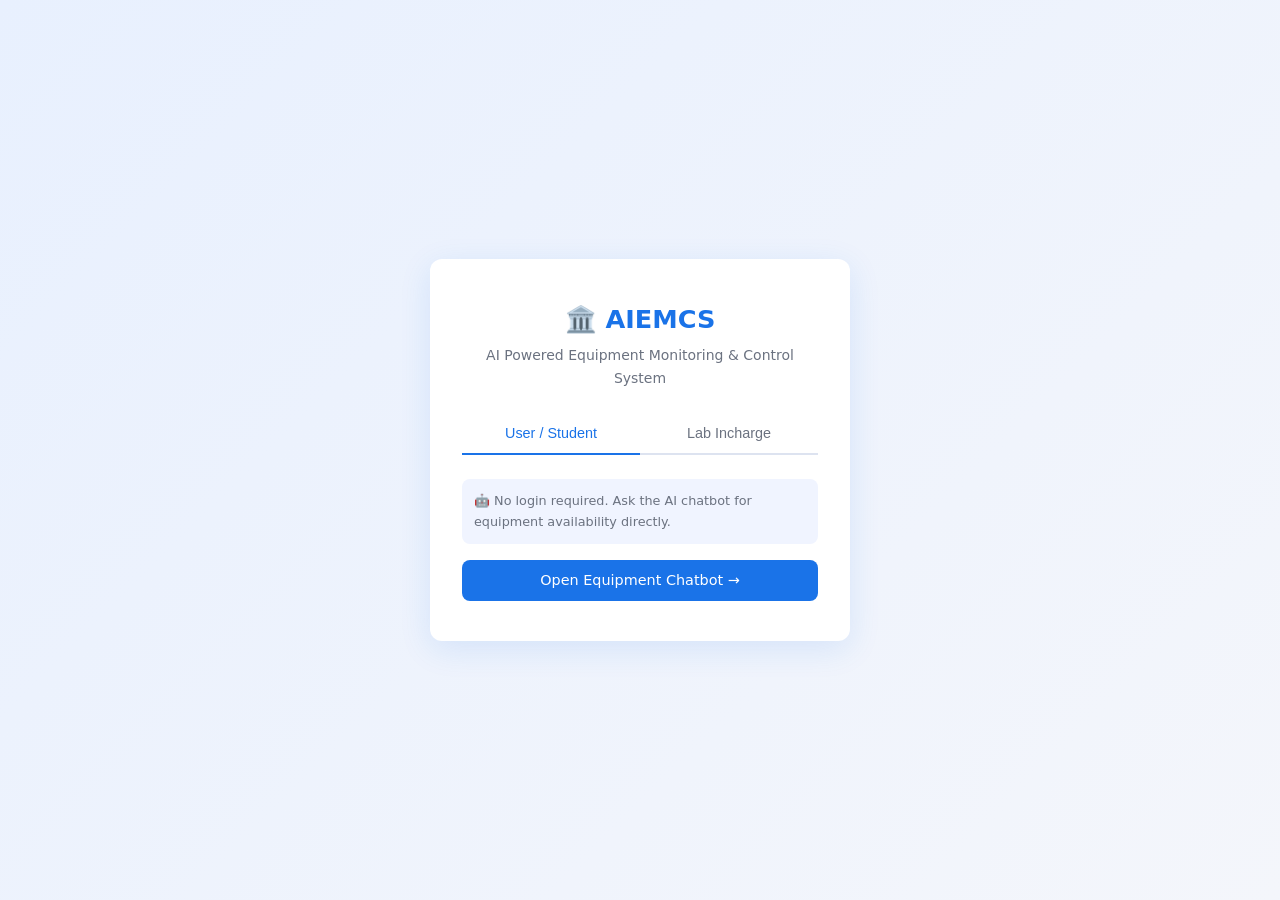
<file: frontend/index.html>
<!DOCTYPE html>
<html><head>
  <meta charset="UTF-8"/>
  <meta http-equiv="refresh" content="0; url=login.html"/>
  <title>AIEMCS</title>
</head>
<body>
  <p>Redirecting to <a href="login.html">login page</a>…</p>
</body>
</html>
</file>
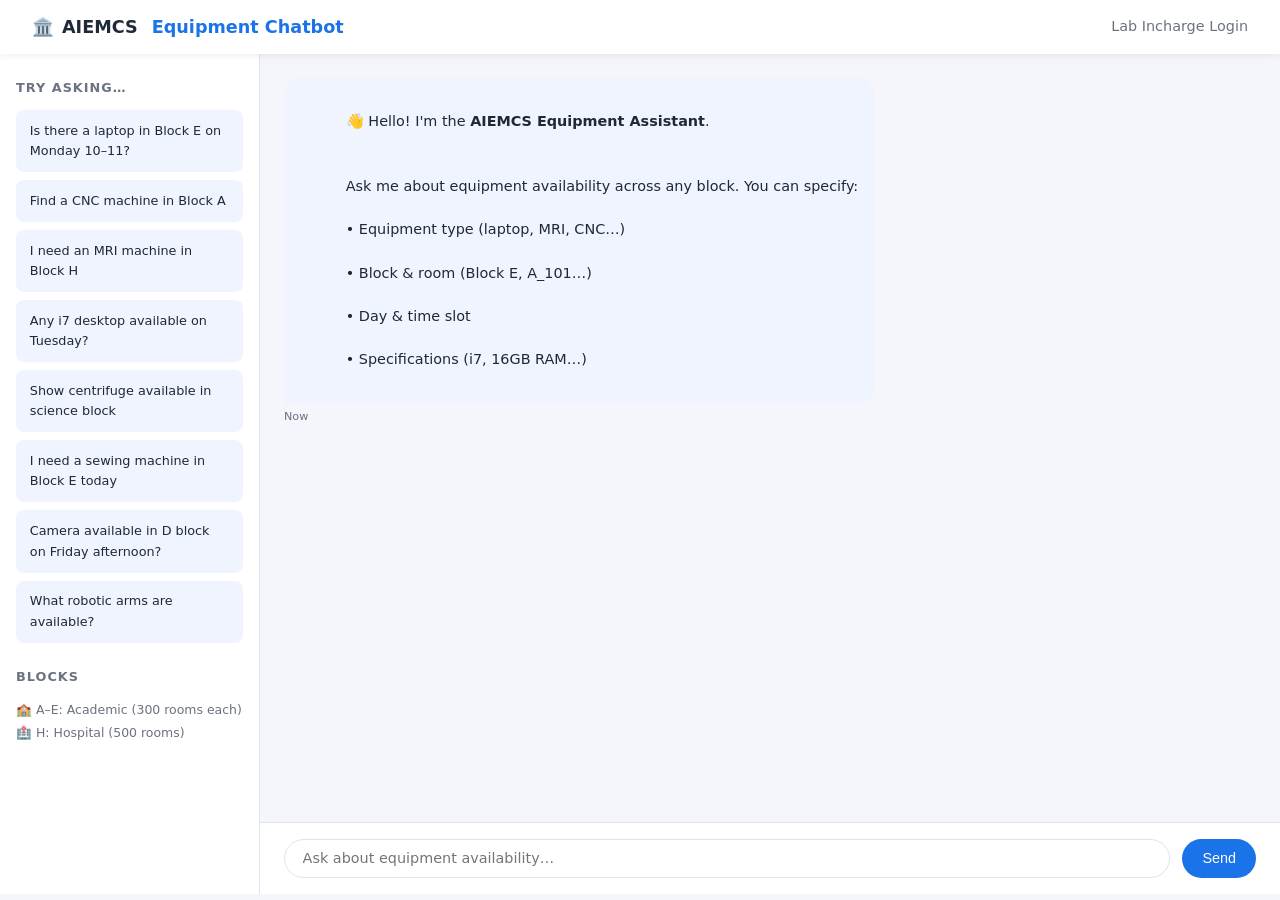
<file: frontend/chatbot.html>
<!DOCTYPE html>
<html lang="en">
<head>
  <meta charset="UTF-8"/>
  <meta name="viewport" content="width=device-width, initial-scale=1.0"/>
  <title>AIEMCS — Equipment Chatbot</title>
  <link rel="stylesheet" href="style.css"/>
</head>
<body>

<!-- Navbar -->
<nav class="navbar">
  <div class="navbar-brand">
    🏛️ <span>AIEMCS</span> &nbsp;Equipment Chatbot
  </div>
  <div class="navbar-links">
    <a href="login.html">Lab Incharge Login</a>
  </div>
</nav>

<!-- Chat layout -->
<div class="chat-layout">

  <!-- Sidebar: suggestions -->
  <aside class="chat-sidebar">
    <h3>Try asking…</h3>

    <div class="suggestion-chip" onclick="sendSuggestion(this)">
      Is there a laptop in Block E on Monday 10–11?
    </div>
    <div class="suggestion-chip" onclick="sendSuggestion(this)">
      Find a CNC machine in Block A
    </div>
    <div class="suggestion-chip" onclick="sendSuggestion(this)">
      I need an MRI machine in Block H
    </div>
    <div class="suggestion-chip" onclick="sendSuggestion(this)">
      Any i7 desktop available on Tuesday?
    </div>
    <div class="suggestion-chip" onclick="sendSuggestion(this)">
      Show centrifuge available in science block
    </div>
    <div class="suggestion-chip" onclick="sendSuggestion(this)">
      I need a sewing machine in Block E today
    </div>
    <div class="suggestion-chip" onclick="sendSuggestion(this)">
      Camera available in D block on Friday afternoon?
    </div>
    <div class="suggestion-chip" onclick="sendSuggestion(this)">
      What robotic arms are available?
    </div>

    <h3 style="margin-top:1.5rem;">Blocks</h3>
    <div style="font-size:0.78rem;color:var(--text-muted);line-height:1.8;">
      🏫 A–E: Academic (300 rooms each)<br/>
      🏥 H: Hospital (500 rooms)
    </div>
  </aside>

  <!-- Main chat area -->
  <div class="chat-main">
    <div class="chat-messages" id="messages">
      <!-- Welcome message -->
      <div class="message bot">
        <div class="message-bubble">
          👋 Hello! I'm the <strong>AIEMCS Equipment Assistant</strong>.<br/><br/>
          Ask me about equipment availability across any block. You can specify:<br/>
          • Equipment type (laptop, MRI, CNC…)<br/>
          • Block &amp; room (Block E, A_101…)<br/>
          • Day &amp; time slot<br/>
          • Specifications (i7, 16GB RAM…)
        </div>
        <span class="message-time">Now</span>
      </div>
    </div>

    <!-- Input bar -->
    <div class="chat-input-bar">
      <input
        type="text"
        id="chat-input"
        placeholder="Ask about equipment availability…"
        autocomplete="off"
        onkeydown="if(event.key==='Enter')sendMessage()"
      />
      <button class="btn btn-primary" onclick="sendMessage()" id="send-btn">
        Send
      </button>
    </div>
  </div>

</div>

<script src="chat.js"></script>
</body>
</html>
</file>
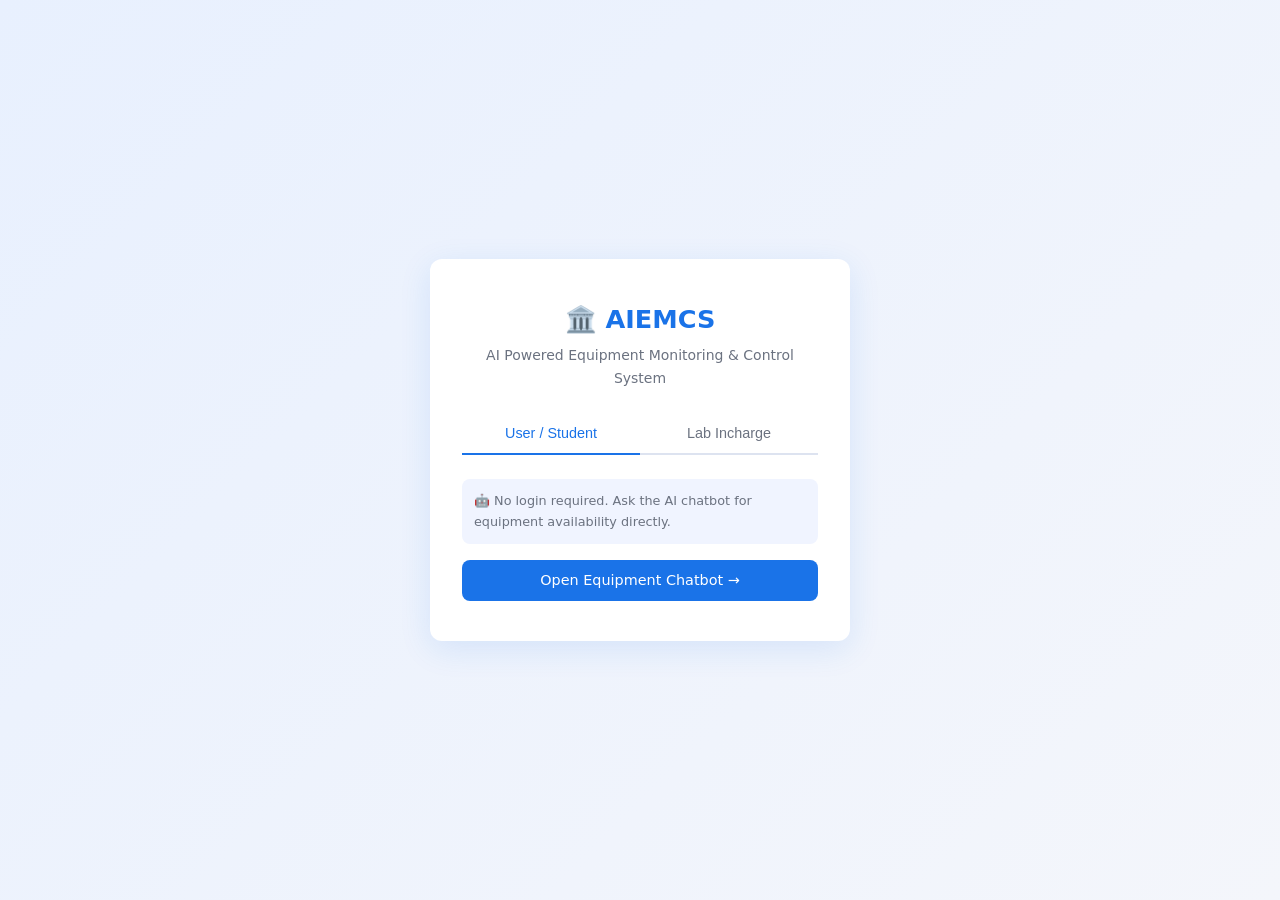
<file: frontend/lab_panel.html>
<!DOCTYPE html>
<html lang="en">
<head>
  <meta charset="UTF-8"/>
  <meta name="viewport" content="width=device-width, initial-scale=1.0"/>
  <title>AIEMCS — Lab Admin Panel</title>
  <link rel="stylesheet" href="style.css"/>
</head>
<body>

<!-- Navbar -->
<nav class="navbar">
  <div class="navbar-brand">🏛️ <span>AIEMCS</span> &nbsp;Admin Panel</div>
  <div class="navbar-links">
    <span class="text-muted text-sm" id="user-label"></span>
    <a href="chatbot.html">Chatbot</a>
    <button class="btn btn-outline btn-sm" onclick="logout()">Logout</button>
  </div>
</nav>

<!-- Admin layout -->
<div class="admin-layout">

  <!-- Sidebar -->
  <aside class="admin-sidebar">
    <div class="menu-section">Main</div>
    <a href="#" class="active" onclick="showPanel('dashboard')">
      <svg viewBox="0 0 24 24" fill="none" stroke="currentColor" stroke-width="2"><rect x="3" y="3" width="7" height="7"/><rect x="14" y="3" width="7" height="7"/><rect x="14" y="14" width="7" height="7"/><rect x="3" y="14" width="7" height="7"/></svg>
      Dashboard
    </a>
    <div class="menu-section">Equipment</div>
    <a href="#" onclick="showPanel('equipment')">
      <svg viewBox="0 0 24 24" fill="none" stroke="currentColor" stroke-width="2"><polyline points="22 12 18 12 15 21 9 3 6 12 2 12"/></svg>
      Equipment List
    </a>
    <a href="#" onclick="showPanel('add-equipment')">
      <svg viewBox="0 0 24 24" fill="none" stroke="currentColor" stroke-width="2"><line x1="12" y1="5" x2="12" y2="19"/><line x1="5" y1="12" x2="19" y2="12"/></svg>
      Add Equipment
    </a>
    <div class="menu-section">Schedule</div>
    <a href="#" onclick="showPanel('timetable')">
      <svg viewBox="0 0 24 24" fill="none" stroke="currentColor" stroke-width="2"><rect x="3" y="4" width="18" height="18" rx="2"/><line x1="16" y1="2" x2="16" y2="6"/><line x1="8" y1="2" x2="8" y2="6"/><line x1="3" y1="10" x2="21" y2="10"/></svg>
      Upload Timetable
    </a>
    <a href="#" onclick="showPanel('schedule')">
      <svg viewBox="0 0 24 24" fill="none" stroke="currentColor" stroke-width="2"><circle cx="12" cy="12" r="10"/><polyline points="12 6 12 12 16 14"/></svg>
      View Schedule
    </a>
  </aside>

  <!-- Content area -->
  <main class="admin-content">

    <!-- DASHBOARD -->
    <div id="panel-dashboard">
      <h2>Dashboard</h2>
      <div class="stat-grid" id="stat-grid">
        <div class="stat-card"><div class="stat-value" id="stat-total">—</div><div class="stat-label">Total Equipment</div></div>
        <div class="stat-card"><div class="stat-value" id="stat-good">—</div><div class="stat-label">Working (Good)</div></div>
        <div class="stat-card"><div class="stat-value" id="stat-faulty">—</div><div class="stat-label">Faulty</div></div>
        <div class="stat-card"><div class="stat-value" id="stat-maint">—</div><div class="stat-label">Maintenance</div></div>
      </div>
      <div class="card" id="recent-card">
        <h3 style="margin-bottom:1rem;">Recent Equipment</h3>
        <div class="table-wrap">
          <table>
            <thead><tr><th>Name</th><th>Category</th><th>Location</th><th>Status</th></tr></thead>
            <tbody id="recent-tbody"></tbody>
          </table>
        </div>
      </div>
    </div>

    <!-- EQUIPMENT LIST -->
    <div id="panel-equipment" class="hidden">
      <div class="flex gap-2" style="align-items:center;margin-bottom:1rem;flex-wrap:wrap;">
        <h2 style="margin:0;flex:1;">Equipment List</h2>
        <input type="text" id="eq-search" placeholder="Search by name…" style="max-width:220px;" oninput="filterEquipment()"/>
        <select id="eq-block" onchange="loadEquipment()" style="max-width:120px;">
          <option value="">All Blocks</option>
          <option>A</option><option>B</option><option>C</option>
          <option>D</option><option>E</option><option>H</option>
        </select>
        <select id="eq-status" onchange="loadEquipment()" style="max-width:140px;">
          <option value="">All Status</option>
          <option value="good">Good</option>
          <option value="faulty">Faulty</option>
          <option value="maintenance">Maintenance</option>
        </select>
      </div>
      <div class="card">
        <div class="table-wrap">
          <table>
            <thead>
              <tr>
                <th>Tag</th><th>Name</th><th>Category</th>
                <th>Specs</th><th>Location</th><th>Qty</th><th>Status</th><th>Actions</th>
              </tr>
            </thead>
            <tbody id="eq-tbody"></tbody>
          </table>
        </div>
        <div id="eq-loading" class="text-muted text-sm mt-2">Loading…</div>
      </div>
    </div>

    <!-- ADD EQUIPMENT -->
    <div id="panel-add-equipment" class="hidden">
      <h2>Add Equipment</h2>
      <div class="card" style="max-width:600px;">
        <div id="add-alert" class="hidden alert"></div>
        <form id="add-form">
          <div style="display:grid;grid-template-columns:1fr 1fr;gap:0 1rem;">
            <div class="form-group">
              <label>Tag *</label>
              <input type="text" id="a-tag" placeholder="UPT/IT/E/G/10001" required/>
            </div>
            <div class="form-group">
              <label>Equipment Name *</label>
              <input type="text" id="a-name" placeholder="HP Laptop" required/>
            </div>
            <div class="form-group">
              <label>Category</label>
              <input type="text" id="a-cat" placeholder="laptop"/>
            </div>
            <div class="form-group">
              <label>Block Location *</label>
              <input type="text" id="a-loc" placeholder="E_316" required/>
            </div>
            <div class="form-group">
              <label>Quantity</label>
              <input type="number" id="a-qty" value="1" min="1"/>
            </div>
            <div class="form-group">
              <label>Unit Price (₹)</label>
              <input type="number" id="a-price" placeholder="50000"/>
            </div>
            <div class="form-group">
              <label>Date of Purchase</label>
              <input type="date" id="a-date"/>
            </div>
            <div class="form-group">
              <label>Working Status</label>
              <select id="a-status">
                <option value="good">Good</option>
                <option value="faulty">Faulty</option>
                <option value="maintenance">Maintenance</option>
              </select>
            </div>
            <div class="form-group">
              <label>Faculty</label>
              <input type="text" id="a-faculty" placeholder="FEAT"/>
            </div>
            <div class="form-group">
              <label>Department</label>
              <input type="text" id="a-dept" placeholder="CSE"/>
            </div>
            <div class="form-group">
              <label>Source ID</label>
              <input type="number" id="a-src"/>
            </div>
            <div class="form-group">
              <label>Incharge ID</label>
              <input type="number" id="a-inc"/>
            </div>
          </div>
          <div class="form-group">
            <label>Model / Specification Details</label>
            <textarea id="a-spec" placeholder="16GB RAM, 512GB SSD, Intel i7…"></textarea>
          </div>
          <button type="submit" class="btn btn-success" id="add-btn">Add Equipment</button>
        </form>
      </div>
    </div>

    <!-- TIMETABLE UPLOAD -->
    <div id="panel-timetable" class="hidden">
      <h2>Upload Timetable</h2>
      <div class="card" style="max-width:520px;">
        <div id="tt-alert" class="hidden alert"></div>
        <div class="form-group">
          <label>Block Location (e.g. E_316)</label>
          <input type="text" id="tt-location" placeholder="E_316"/>
        </div>
        <div class="upload-area" id="drop-zone" onclick="document.getElementById('tt-file').click()">
          <svg xmlns="http://www.w3.org/2000/svg" width="40" height="40" fill="none" viewBox="0 0 24 24" stroke="currentColor" stroke-width="1.5"><path d="M4 16v1a3 3 0 003 3h10a3 3 0 003-3v-1M12 12V3m0 0L8 7m4-4l4 4" stroke-linecap="round" stroke-linejoin="round"/></svg>
          <p>Click or drag &amp; drop a timetable image here</p>
          <p class="text-sm" style="margin-top:0.25rem;">JPG, PNG, BMP, TIFF</p>
          <input type="file" id="tt-file" accept=".jpg,.jpeg,.png,.bmp,.tiff" style="display:none" onchange="previewFile(this)"/>
        </div>
        <div id="file-preview" class="mt-2 hidden">
          <div class="flex gap-1" style="align-items:center;">
            <svg width="16" height="16" fill="none" stroke="currentColor" stroke-width="2" viewBox="0 0 24 24"><path d="M14 2H6a2 2 0 00-2 2v16a2 2 0 002 2h12a2 2 0 002-2V8z"/><polyline points="14 2 14 8 20 8"/></svg>
            <span id="file-name" class="text-sm"></span>
          </div>
        </div>
        <button class="btn btn-primary mt-2" onclick="uploadTimetable()" id="tt-btn">Process Timetable</button>

        <div id="tt-result" class="hidden mt-2">
          <h4 style="margin-bottom:0.5rem;">Parsed Entries</h4>
          <div class="table-wrap">
            <table>
              <thead><tr><th>Day</th><th>Slot</th><th>Activity</th><th>Room</th></tr></thead>
              <tbody id="tt-tbody"></tbody>
            </table>
          </div>
        </div>
      </div>
    </div>

    <!-- VIEW SCHEDULE -->
    <div id="panel-schedule" class="hidden">
      <div class="flex gap-2" style="align-items:center;margin-bottom:1rem;flex-wrap:wrap;">
        <h2 style="margin:0;flex:1;">Equipment Schedule</h2>
        <input type="text" id="sch-location" placeholder="Location (e.g. E_316)"/>
        <select id="sch-day">
          <option value="">All Days</option>
          <option>Monday</option><option>Tuesday</option><option>Wednesday</option>
          <option>Thursday</option><option>Friday</option><option>Saturday</option>
        </select>
        <button class="btn btn-primary btn-sm" onclick="loadSchedule()">Filter</button>
      </div>
      <div class="card">
        <div class="table-wrap">
          <table>
            <thead><tr><th>Location</th><th>Type</th><th>Day</th><th>Slot</th><th>Activity</th></tr></thead>
            <tbody id="sch-tbody"></tbody>
          </table>
        </div>
      </div>
    </div>

  </main>
</div>

<!-- Edit Equipment Modal -->
<div class="modal-overlay hidden" id="edit-modal">
  <div class="modal">
    <div class="modal-header">
      <h3>Edit Equipment</h3>
      <button class="close-btn" onclick="closeModal()">×</button>
    </div>
    <div class="modal-body">
      <input type="hidden" id="edit-id"/>
      <div class="form-group"><label>Equipment Name</label><input type="text" id="e-name"/></div>
      <div class="form-group"><label>Category</label><input type="text" id="e-cat"/></div>
      <div class="form-group"><label>Block Location</label><input type="text" id="e-loc"/></div>
      <div class="form-group"><label>Quantity</label><input type="number" id="e-qty"/></div>
      <div class="form-group"><label>Working Status</label>
        <select id="e-status">
          <option value="good">Good</option>
          <option value="faulty">Faulty</option>
          <option value="maintenance">Maintenance</option>
        </select>
      </div>
      <div class="form-group"><label>Model / Specs</label><textarea id="e-spec"></textarea></div>
    </div>
    <div class="modal-footer">
      <button class="btn btn-outline" onclick="closeModal()">Cancel</button>
      <button class="btn btn-primary" onclick="saveEdit()">Save Changes</button>
    </div>
  </div>
</div>

<script src="lab.js"></script>
</body>
</html>
</file>
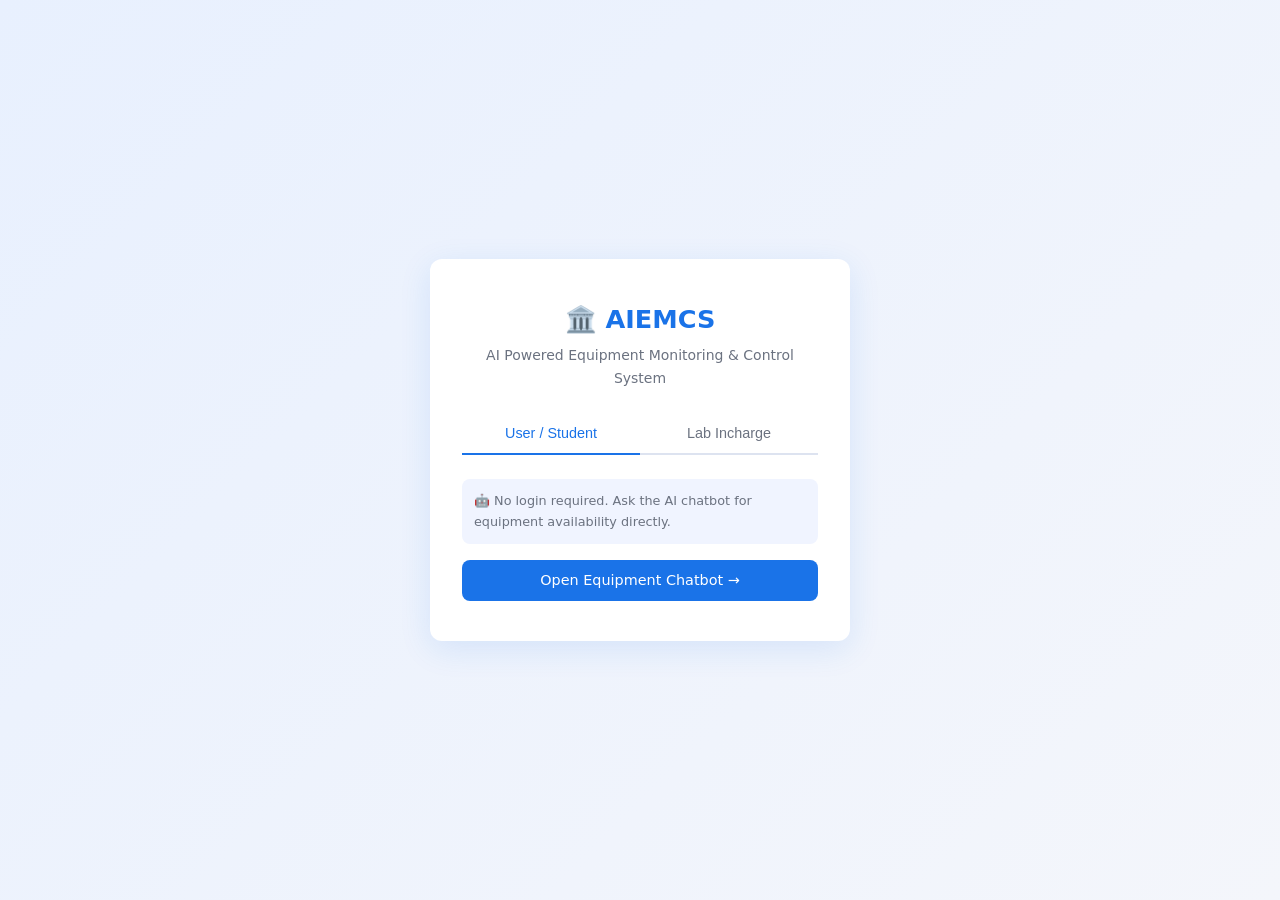
<file: frontend/login.html>
<!DOCTYPE html>
<html lang="en">
<head>
  <meta charset="UTF-8" />
  <meta name="viewport" content="width=device-width, initial-scale=1.0"/>
  <title>AIEMCS — Login</title>
  <link rel="stylesheet" href="style.css"/>
  <style>
    .tab-bar { display:flex; gap:0; margin-bottom:1.5rem; border-bottom:2px solid var(--border); }
    .tab-btn { flex:1; background:none; border:none; padding:0.75rem; cursor:pointer;
               font-size:0.9rem; font-weight:500; color:var(--text-muted);
               border-bottom:2px solid transparent; margin-bottom:-2px; transition:var(--transition); }
    .tab-btn.active { color:var(--primary); border-bottom-color:var(--primary); }
    .tab-panel { display:none; }
    .tab-panel.active { display:block; }
    .hero-note { background:var(--surface2); border-radius:var(--radius-sm); padding:0.75rem; margin-bottom:1rem; font-size:0.8rem; color:var(--text-muted); }
  </style>
</head>
<body>

<div class="login-wrapper">
  <div class="login-box">

    <div class="login-logo">
      <h1>🏛️ AIEMCS</h1>
      <p>AI Powered Equipment Monitoring &amp; Control System</p>
    </div>

    <div class="tab-bar">
      <button class="tab-btn active" onclick="switchTab('user')">User / Student</button>
      <button class="tab-btn"       onclick="switchTab('admin')">Lab Incharge</button>
    </div>

    <!-- USER tab: go directly to chatbot -->
    <div id="tab-user" class="tab-panel active">
      <div class="hero-note">
        🤖 No login required. Ask the AI chatbot for equipment availability directly.
      </div>
      <a href="chatbot.html" class="btn btn-primary w-full" style="justify-content:center;">
        Open Equipment Chatbot →
      </a>
    </div>

    <!-- ADMIN tab: login form -->
    <div id="tab-admin" class="tab-panel">
      <div id="login-alert" class="alert alert-error hidden"></div>

      <form id="login-form" autocomplete="on">
        <div class="form-group">
          <label for="email">Email Address</label>
          <input type="email" id="email" placeholder="incharge@university.edu" required />
        </div>
        <div class="form-group">
          <label for="password">Password</label>
          <input type="password" id="password" placeholder="••••••••" required />
        </div>
        <button type="submit" class="btn btn-primary w-full" id="login-btn" style="justify-content:center;margin-top:0.5rem;">
          Sign In
        </button>
      </form>

      <p class="text-sm text-muted mt-2" style="text-align:center;">
        Default demo password: <strong>incharge@123</strong>
      </p>
    </div>

  </div>
</div>

<script>
  const API = 'http://localhost:8000';

  function switchTab(tab) {
    document.querySelectorAll('.tab-btn').forEach((b,i) => b.classList.toggle('active', (tab==='user'&&i===0)||(tab==='admin'&&i===1)));
    document.querySelectorAll('.tab-panel').forEach(p => p.classList.remove('active'));
    document.getElementById(`tab-${tab}`).classList.add('active');
  }

  document.getElementById('login-form').addEventListener('submit', async (e) => {
    e.preventDefault();
    const btn   = document.getElementById('login-btn');
    const alert = document.getElementById('login-alert');
    alert.classList.add('hidden');
    btn.disabled = true;
    btn.innerHTML = '<span class="spinner"></span> Signing in…';

    try {
      const res = await fetch(`${API}/auth/login`, {
        method: 'POST',
        headers: {'Content-Type':'application/json'},
        body: JSON.stringify({
          email:    document.getElementById('email').value,
          password: document.getElementById('password').value,
        })
      });
      const data = await res.json();

      if (!res.ok) {
        alert.textContent = data.detail || 'Login failed.';
        alert.classList.remove('hidden');
      } else {
        localStorage.setItem('aiemcs_token', data.access_token);
        localStorage.setItem('aiemcs_user',  JSON.stringify({id:data.incharge_id, name:data.name, role:data.role}));
        window.location.href = 'lab_panel.html';
      }
    } catch(err) {
      alert.textContent = 'Cannot reach server. Is the backend running?';
      alert.classList.remove('hidden');
    } finally {
      btn.disabled = false;
      btn.textContent = 'Sign In';
    }
  });
</script>
</body>
</html>
</file>
<file: frontend/style.css>
/* ============================================================
   AIEMCS - Global Stylesheet
   ============================================================ */

:root {
  --primary:       #1a73e8;
  --primary-dark:  #1558b0;
  --secondary:     #34a853;
  --danger:        #ea4335;
  --warning:       #fbbc04;
  --bg:            #f4f6fb;
  --surface:       #ffffff;
  --surface2:      #f0f4ff;
  --border:        #dde3f0;
  --text:          #1f2937;
  --text-muted:    #6b7280;
  --shadow:        0 2px 16px rgba(26,115,232,0.08);
  --radius:        12px;
  --radius-sm:     8px;
  --transition:    0.2s ease;
  --font:          'Segoe UI', system-ui, -apple-system, sans-serif;
}

/* ── Reset ── */
*, *::before, *::after { box-sizing: border-box; margin: 0; padding: 0; }
html { font-size: 16px; scroll-behavior: smooth; }
body {
  font-family: var(--font);
  background: var(--bg);
  color: var(--text);
  min-height: 100vh;
  line-height: 1.6;
}
a { color: var(--primary); text-decoration: none; }
a:hover { text-decoration: underline; }
img { max-width: 100%; }

/* ── Utility ── */
.hidden { display: none !important; }
.flex   { display: flex; }
.gap-1  { gap: 0.5rem; }
.gap-2  { gap: 1rem; }
.center { align-items: center; justify-content: center; }
.wrap   { flex-wrap: wrap; }
.col    { flex-direction: column; }
.grow   { flex: 1; }
.mt-1   { margin-top: 0.5rem; }
.mt-2   { margin-top: 1rem; }
.mb-2   { margin-bottom: 1rem; }
.text-sm   { font-size: 0.875rem; }
.text-muted { color: var(--text-muted); }
.bold   { font-weight: 600; }
.w-full { width: 100%; }

/* ── Spinner ── */
.spinner {
  display: inline-block;
  width: 20px; height: 20px;
  border: 3px solid var(--border);
  border-top-color: var(--primary);
  border-radius: 50%;
  animation: spin 0.8s linear infinite;
}
@keyframes spin { to { transform: rotate(360deg); } }

/* ── Buttons ── */
.btn {
  display: inline-flex;
  align-items: center;
  gap: 0.4rem;
  padding: 0.55rem 1.25rem;
  border: none;
  border-radius: var(--radius-sm);
  cursor: pointer;
  font-size: 0.9rem;
  font-weight: 500;
  transition: var(--transition);
}
.btn:disabled { opacity: 0.6; cursor: not-allowed; }
.btn-primary  { background: var(--primary);   color: #fff; }
.btn-primary:hover  { background: var(--primary-dark); }
.btn-success  { background: var(--secondary); color: #fff; }
.btn-success:hover  { background: #2d9146; }
.btn-danger   { background: var(--danger);    color: #fff; }
.btn-danger:hover   { background: #c62828; }
.btn-outline  { background: transparent; border: 1.5px solid var(--primary); color: var(--primary); }
.btn-outline:hover  { background: var(--surface2); }
.btn-sm { padding: 0.35rem 0.8rem; font-size: 0.8rem; }

/* ── Form elements ── */
.form-group { display: flex; flex-direction: column; gap: 0.35rem; margin-bottom: 1rem; }
.form-group label { font-size: 0.875rem; font-weight: 500; color: var(--text-muted); }
input[type="text"],
input[type="email"],
input[type="password"],
input[type="number"],
input[type="date"],
select,
textarea {
  width: 100%;
  padding: 0.6rem 0.9rem;
  border: 1.5px solid var(--border);
  border-radius: var(--radius-sm);
  font-family: var(--font);
  font-size: 0.9rem;
  background: var(--surface);
  color: var(--text);
  transition: border-color var(--transition);
  outline: none;
}
input:focus, select:focus, textarea:focus { border-color: var(--primary); }
textarea { resize: vertical; min-height: 80px; }

/* ── Card ── */
.card {
  background: var(--surface);
  border-radius: var(--radius);
  box-shadow: var(--shadow);
  padding: 1.5rem;
}

/* ── Badge ── */
.badge {
  display: inline-block;
  padding: 0.2rem 0.6rem;
  border-radius: 999px;
  font-size: 0.75rem;
  font-weight: 600;
}
.badge-good       { background: #d4edda; color: #155724; }
.badge-faulty     { background: #f8d7da; color: #721c24; }
.badge-maintenance{ background: #fff3cd; color: #856404; }
.badge-free       { background: #cce5ff; color: #004085; }
.badge-exact      { background: #d4edda; color: #155724; }
.badge-alternative{ background: #fff3cd; color: #856404; }
.badge-nearest_time { background: #f8d7da; color: #721c24; }
.badge-same_category{ background: #cce5ff; color: #004085; }

/* ── Alerts ── */
.alert {
  padding: 0.75rem 1rem;
  border-radius: var(--radius-sm);
  font-size: 0.875rem;
  margin-bottom: 1rem;
}
.alert-error   { background: #fce8e8; color: var(--danger); border-left: 4px solid var(--danger); }
.alert-success { background: #e8f5e9; color: #2e7d32;       border-left: 4px solid var(--secondary); }
.alert-info    { background: #e8f0fe; color: var(--primary); border-left: 4px solid var(--primary); }

/* ── Navbar ── */
.navbar {
  background: var(--surface);
  box-shadow: 0 1px 8px rgba(0,0,0,0.08);
  padding: 0.8rem 2rem;
  display: flex;
  align-items: center;
  justify-content: space-between;
  position: sticky;
  top: 0;
  z-index: 100;
}
.navbar-brand {
  font-size: 1.1rem;
  font-weight: 700;
  color: var(--primary);
  display: flex;
  align-items: center;
  gap: 0.5rem;
}
.navbar-brand span { color: var(--text); }
.navbar-links { display: flex; gap: 1rem; align-items: center; }
.navbar-links a { color: var(--text-muted); font-size: 0.9rem; font-weight: 500; }
.navbar-links a:hover { color: var(--primary); text-decoration: none; }

/* ── Login page ── */
.login-wrapper {
  min-height: 100vh;
  display: flex;
  align-items: center;
  justify-content: center;
  background: linear-gradient(135deg, #e8f0fe 0%, #f4f6fb 100%);
  padding: 1rem;
}
.login-box {
  width: 100%;
  max-width: 420px;
  background: var(--surface);
  border-radius: var(--radius);
  box-shadow: 0 8px 32px rgba(26,115,232,0.12);
  padding: 2.5rem 2rem;
}
.login-logo {
  text-align: center;
  margin-bottom: 1.5rem;
}
.login-logo h1 { font-size: 1.6rem; color: var(--primary); }
.login-logo p  { color: var(--text-muted); font-size: 0.875rem; margin-top: 0.25rem; }

/* ── Chat interface ── */
.chat-layout {
  display: grid;
  grid-template-columns: 260px 1fr;
  height: calc(100vh - 60px);
}
.chat-sidebar {
  background: var(--surface);
  border-right: 1px solid var(--border);
  padding: 1.5rem 1rem;
  overflow-y: auto;
}
.chat-sidebar h3 { font-size: 0.8rem; text-transform: uppercase; letter-spacing: 0.08em; color: var(--text-muted); margin-bottom: 0.75rem; }
.suggestion-chip {
  display: block;
  padding: 0.6rem 0.8rem;
  background: var(--surface2);
  border-radius: var(--radius-sm);
  font-size: 0.8rem;
  color: var(--text);
  cursor: pointer;
  margin-bottom: 0.5rem;
  border: 1.5px solid transparent;
  transition: var(--transition);
}
.suggestion-chip:hover { border-color: var(--primary); color: var(--primary); background: #e8f0fe; }

.chat-main {
  display: flex;
  flex-direction: column;
  overflow: hidden;
}
.chat-messages {
  flex: 1;
  overflow-y: auto;
  padding: 1.5rem;
  display: flex;
  flex-direction: column;
  gap: 1rem;
}
.message {
  max-width: 75%;
  display: flex;
  flex-direction: column;
  gap: 0.25rem;
}
.message.user    { align-self: flex-end; align-items: flex-end; }
.message.bot     { align-self: flex-start; }
.message-bubble {
  padding: 0.75rem 1rem;
  border-radius: 16px;
  font-size: 0.9rem;
  line-height: 1.5;
  white-space: pre-wrap;
}
.message.user .message-bubble {
  background: var(--primary);
  color: #fff;
  border-bottom-right-radius: 4px;
}
.message.bot .message-bubble {
  background: var(--surface2);
  color: var(--text);
  border-bottom-left-radius: 4px;
}
.message-time { font-size: 0.7rem; color: var(--text-muted); }

.results-grid {
  display: grid;
  grid-template-columns: repeat(auto-fill, minmax(240px, 1fr));
  gap: 0.75rem;
  margin-top: 0.5rem;
  max-width: 90vw;
}
.result-card {
  background: var(--surface);
  border: 1.5px solid var(--border);
  border-radius: var(--radius-sm);
  padding: 0.9rem;
  font-size: 0.82rem;
}
.result-card h4 { font-size: 0.9rem; margin-bottom: 0.35rem; color: var(--primary); }
.result-card .meta { color: var(--text-muted); margin-top: 0.2rem; }

.chat-input-bar {
  border-top: 1px solid var(--border);
  padding: 1rem 1.5rem;
  display: flex;
  gap: 0.75rem;
  background: var(--surface);
}
.chat-input-bar input {
  flex: 1;
  border-radius: 999px;
  padding: 0.65rem 1.1rem;
}
.chat-input-bar .btn { border-radius: 999px; }

/* ── Admin panel ── */
.admin-layout {
  display: grid;
  grid-template-columns: 220px 1fr;
  min-height: calc(100vh - 60px);
}
.admin-sidebar {
  background: #1a1f36;
  color: #ced4e6;
  padding: 1.5rem 0;
}
.admin-sidebar .menu-section {
  padding: 0.5rem 1.25rem;
  font-size: 0.7rem;
  text-transform: uppercase;
  letter-spacing: 0.1em;
  color: #6b7a9e;
  margin-top: 1rem;
}
.admin-sidebar a {
  display: flex;
  align-items: center;
  gap: 0.6rem;
  padding: 0.65rem 1.25rem;
  color: #ced4e6;
  font-size: 0.875rem;
  transition: var(--transition);
  text-decoration: none;
}
.admin-sidebar a:hover,
.admin-sidebar a.active { background: rgba(255,255,255,0.07); color: #fff; }
.admin-sidebar a svg { width: 16px; height: 16px; }

.admin-content { padding: 2rem; overflow-y: auto; }
.admin-content h2 { font-size: 1.4rem; margin-bottom: 1.5rem; }

.stat-grid {
  display: grid;
  grid-template-columns: repeat(auto-fill, minmax(180px, 1fr));
  gap: 1rem;
  margin-bottom: 2rem;
}
.stat-card {
  background: var(--surface);
  border-radius: var(--radius);
  padding: 1.25rem;
  box-shadow: var(--shadow);
  display: flex;
  flex-direction: column;
  gap: 0.25rem;
}
.stat-card .stat-value { font-size: 2rem; font-weight: 700; color: var(--primary); }
.stat-card .stat-label { font-size: 0.8rem; color: var(--text-muted); }

/* ── Table ── */
.table-wrap { overflow-x: auto; }
table { width: 100%; border-collapse: collapse; font-size: 0.875rem; }
thead { background: var(--surface2); }
th { padding: 0.75rem 1rem; text-align: left; font-weight: 600; color: var(--text-muted); font-size: 0.8rem; }
td { padding: 0.65rem 1rem; border-bottom: 1px solid var(--border); vertical-align: middle; }
tr:hover { background: var(--surface2); }

/* ── Modal ── */
.modal-overlay {
  position: fixed;
  inset: 0;
  background: rgba(0,0,0,0.4);
  z-index: 200;
  display: flex;
  align-items: center;
  justify-content: center;
  padding: 1rem;
}
.modal {
  background: var(--surface);
  border-radius: var(--radius);
  box-shadow: 0 16px 48px rgba(0,0,0,0.2);
  width: 100%;
  max-width: 520px;
  max-height: 90vh;
  overflow-y: auto;
}
.modal-header {
  padding: 1.25rem 1.5rem;
  border-bottom: 1px solid var(--border);
  display: flex;
  align-items: center;
  justify-content: space-between;
}
.modal-header h3 { font-size: 1.1rem; }
.modal-body { padding: 1.5rem; }
.modal-footer { padding: 1rem 1.5rem; border-top: 1px solid var(--border); display: flex; justify-content: flex-end; gap: 0.75rem; }
.close-btn { background: none; border: none; font-size: 1.4rem; cursor: pointer; color: var(--text-muted); line-height: 1; }

/* ── Upload area ── */
.upload-area {
  border: 2px dashed var(--border);
  border-radius: var(--radius);
  padding: 2rem;
  text-align: center;
  cursor: pointer;
  transition: var(--transition);
}
.upload-area:hover, .upload-area.drag { border-color: var(--primary); background: var(--surface2); }
.upload-area svg { color: var(--text-muted); margin-bottom: 0.5rem; }
.upload-area p { color: var(--text-muted); font-size: 0.875rem; }

/* ── Responsive ── */
@media (max-width: 768px) {
  .chat-layout   { grid-template-columns: 1fr; }
  .chat-sidebar  { display: none; }
  .admin-layout  { grid-template-columns: 1fr; }
  .admin-sidebar { display: none; }
  .results-grid  { grid-template-columns: 1fr; }
  .navbar { padding: 0.75rem 1rem; }
}
</file>
